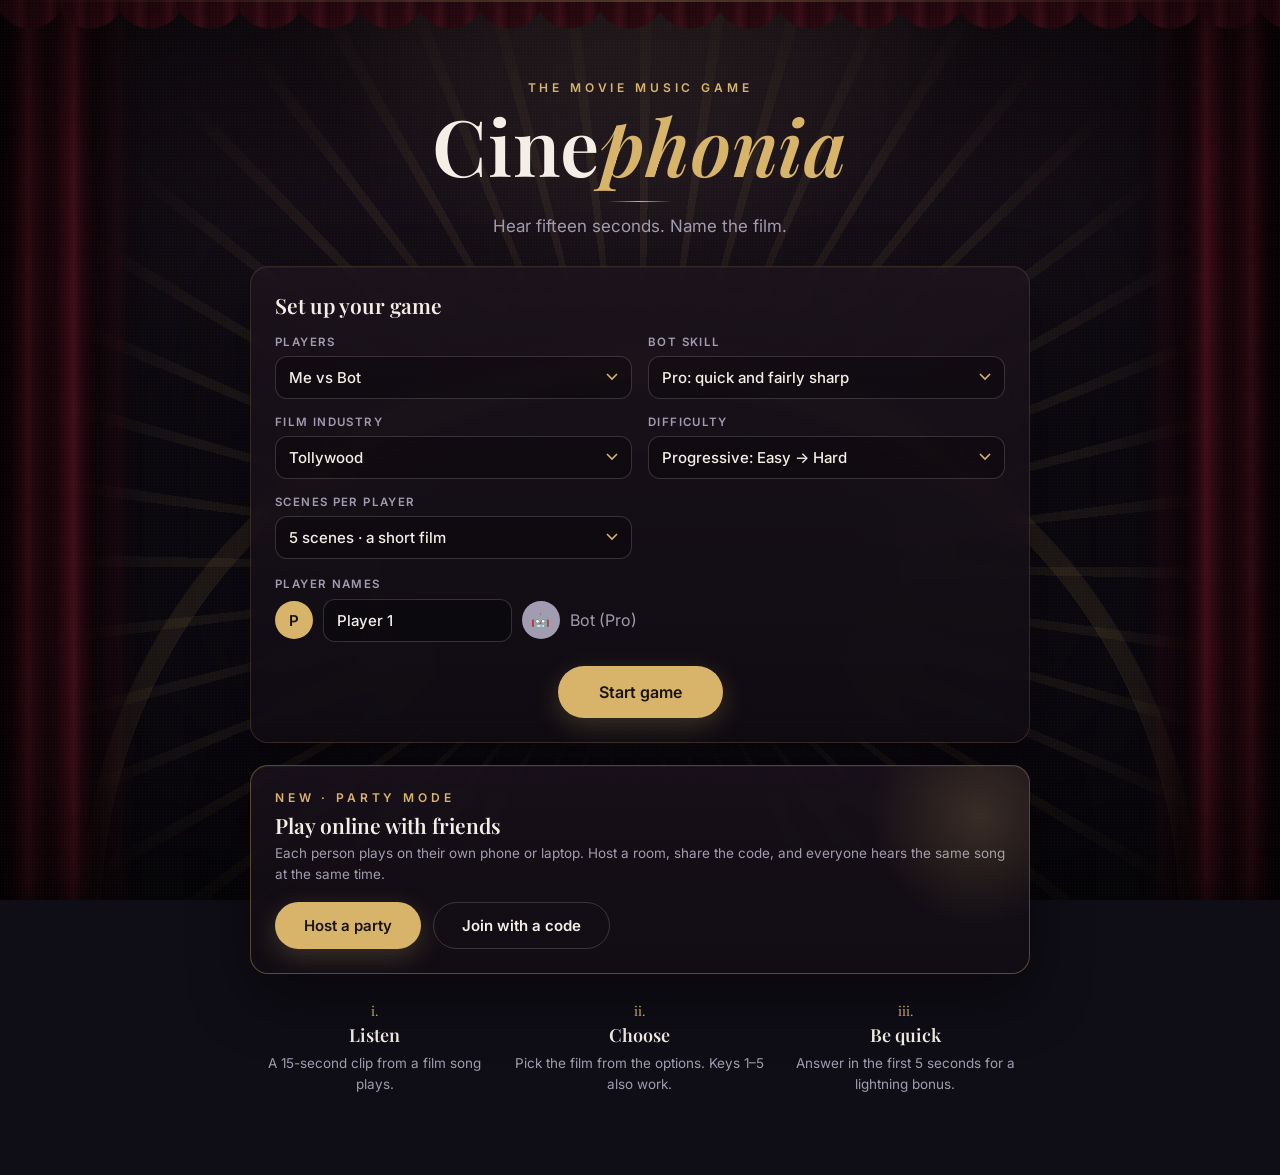
<file: index.html>
<!DOCTYPE html>
<html lang="en">
<head>
<meta charset="UTF-8">
<meta name="viewport" content="width=device-width, initial-scale=1">
<title>Cinephonia – Guess the Film by Its Music</title>
<meta name="description" content="An elegant movie-music guessing game: Tollywood, Bollywood and Hollywood songs, play with friends or against a bot.">
<link rel="preconnect" href="https://fonts.googleapis.com">
<link href="https://fonts.googleapis.com/css2?family=Inter:wght@400;500;600&family=Playfair+Display:ital,wght@0,600;1,600&display=swap" rel="stylesheet">
<link rel="stylesheet" href="css/style.css">
</head>
<body>
<canvas id="confetti"></canvas>
<main class="app">

  <!-- HOME + SETUP -->
  <section id="home" class="screen active">
    <div class="hero">
      <div class="kicker">The movie music game</div>
      <h1 class="logo">Cine<em>phonia</em></h1>
      <div class="rule"></div>
      <p class="tagline">Hear fifteen seconds. Name the film.</p>
    </div>

    <div class="card">
      <h3>Set up your game</h3>
      <div class="form g2">
        <label class="fl">Players
          <select id="mode">
            <option value="1">Solo</option>
            <option value="bot">Me vs Bot</option>
            <option value="2">2 players</option>
            <option value="3">3 players</option>
            <option value="4">4 players</option>
            <option value="5">5 players</option>
            <option value="6">6 players</option>
          </select>
        </label>
        <label class="fl" id="botWrap">Bot skill
          <select id="botLevel">
            <option value="rookie">Rookie: slow, often wrong</option>
            <option value="pro">Pro: quick and fairly sharp</option>
            <option value="maestro">Maestro: lightning fast</option>
          </select>
        </label>
        <label class="fl">Film industry <select id="industry"></select></label>
        <label class="fl">Difficulty
          <select id="difficulty">
            <option value="easy">Easy: 3 choices</option>
            <option value="medium">Medium: 4 choices</option>
            <option value="hard">Hard: 5 choices</option>
            <option value="progressive">Progressive: Easy → Hard</option>
          </select>
        </label>
        <label class="fl">Scenes per player
          <select id="rounds">
            <option value="3">3 scenes · a quick trailer</option>
            <option value="5">5 scenes · a short film</option>
            <option value="7">7 scenes · a feature</option>
            <option value="10">10 scenes · the director's cut</option>
          </select>
        </label>
      </div>
      <div style="margin-top:18px">
        <span class="fl">Player names</span>
        <div class="names" id="names" style="margin-top:8px"></div>
      </div>
      <div class="actions"><button class="btn primary big" id="startBtn">Start game</button></div>
    </div>

    <div class="card party-cta">
      <div>
        <div class="kicker">New · Party mode</div>
        <h3 style="margin:6px 0 4px">Play online with friends</h3>
        <p class="hint" style="margin:0">Each person plays on their own phone or laptop. Host a room, share the code, and everyone hears the same song at the same time.</p>
      </div>
      <div class="row" style="justify-content:flex-start;margin-top:16px">
        <button class="btn primary" id="hostBtn">Host a party</button>
        <button class="btn ghost" id="joinBtn">Join with a code</button>
      </div>
    </div>

    <div class="steps">
      <div><i>i.</i><b>Listen</b>A 15-second clip from a film song plays.</div>
      <div><i>ii.</i><b>Choose</b>Pick the film from the options. Keys 1–5 also work.</div>
      <div><i>iii.</i><b>Be quick</b>Answer in the first 5 seconds for a lightning bonus.</div>
    </div>
  </section>

  <!-- TURN -->
  <section id="turn" class="screen">
    <div class="card turnbox">
      <div class="av" id="tAvatar">P</div>
      <h2 id="tName">Player 1</h2>
      <p id="tInfo"></p>
      <p id="tHint"></p>
      <div class="actions"><button class="btn primary big" id="readyBtn">I'm ready</button></div>
    </div>
    <div class="board" id="tBoard"></div>
  </section>

  <!-- PARTY: host / join -->
  <section id="party" class="screen">
    <div class="hero"><div class="kicker">Party mode</div><h2 class="logo sm">Join the <em>show</em></h2><div class="rule"></div></div>
    <div class="card">
      <label class="fl">Your name<input id="pName" maxlength="18" placeholder="e.g. Surya"></label>
      <div id="joinBox" style="margin-top:18px">
        <span class="fl">Room code</span>
        <div class="codein" id="codeIn">
          <input maxlength="1" inputmode="text" autocomplete="off"><input maxlength="1" autocomplete="off"><input maxlength="1" autocomplete="off"><input maxlength="1" autocomplete="off"><input maxlength="1" autocomplete="off">
        </div>
      </div>
      <div class="actions"><button class="btn ghost" data-go="home">Back</button><button class="btn primary big" id="partyGo">Join party</button></div>
      <p class="hint txt-center" id="partyMsg"></p>
    </div>
  </section>

  <!-- LOBBY -->
  <section id="lobby" class="screen">
    <div class="ticket">
      <div class="ticket-main">
        <div class="kicker">Admit all · Room code</div>
        <div class="tiles" id="codeTiles"></div>
        <div class="row" style="justify-content:center;margin-top:16px">
          <button class="btn ghost sm" id="copyCode">Copy code</button>
          <button class="btn ghost sm" id="copyLink">Copy invite link</button>
        </div>
        <p class="hint txt-center" id="lobbyHint"></p>
      </div>
      <div class="ticket-stub"><span>CINEPHONIA</span><span id="stubCount">1 / 8</span></div>
    </div>
    <div class="card">
      <h3>In the audience <small id="lobbyCount"></small></h3>
      <div class="guests" id="guests"></div>
    </div>
    <div class="card" id="hostSettings">
      <h3>Tonight's programme</h3>
      <div class="form g2">
        <label class="fl">Film industry <select id="pIndustry"></select></label>
        <label class="fl">Difficulty
          <select id="pDifficulty">
            <option value="easy">Easy: 3 choices</option>
            <option value="medium">Medium: 4 choices</option>
            <option value="hard">Hard: 5 choices</option>
            <option value="progressive">Progressive: Easy → Hard</option>
          </select></label>
        <label class="fl">Scenes
          <select id="pScenes">
            <option value="5">5 scenes · a short film</option>
            <option value="8">8 scenes · a feature</option>
            <option value="12">12 scenes · the director's cut</option>
          </select></label>
      </div>
      <div class="actions"><button class="btn primary big" id="pStart">Roll the film</button></div>
    </div>
    <div class="card txt-center" id="guestWait"><p class="waiting">Waiting for the host to roll the film<span>.</span><span>.</span><span>.</span></p><p class="hint" id="guestProg"></p></div>
    <div class="actions"><button class="btn ghost" id="leaveBtn">Leave party</button></div>
  </section>

  <!-- GAME -->
  <section id="game" class="screen">
    <div class="ghead">
      <div class="info"><span><b id="gPlayer"></b></span><span id="gRound"></span><span class="badge" id="gDiff"></span></div>
      <button class="btn ghost sm" id="quitBtn">Quit</button>
    </div>
    <div class="board" id="board"></div>
    <div class="stage" id="stage">
      <canvas id="viz" width="600" height="600"></canvas>
      <svg viewBox="0 0 240 240" class="ring" id="ring">
        <circle cx="120" cy="120" r="92" class="track"/><circle cx="120" cy="120" r="92" class="zone"/><circle cx="120" cy="120" r="92" class="prog" id="prog"/>
      </svg>
      <div class="center"><div class="secs" id="secs">15</div><div class="status" id="status">Ready</div></div>
      <div id="floaty"></div>
    </div>
    <div class="zonetag" id="zonetag"></div>
    <div class="bottag" id="bottag"></div>
    <div class="opts" id="opts"></div>
    <div class="feedback" id="feedback"></div>
    <div class="botline" id="botline"></div>
    <div class="partyres" id="partyres"></div>
    <div class="ytbox" id="ytBox" hidden>
      <div id="ytPlayer"></div>
      <div class="veil"><div><b>Listening…</b>The video is revealed after you answer.</div></div>
    </div>
    <div class="actions"><button class="btn primary" id="nextBtn" hidden>Next</button></div>
  </section>

  <!-- RESULTS -->
  <section id="results" class="screen">
    <div class="hero">
      <div class="kicker">Final curtain</div>
      <div class="winner" id="winner"></div>
      <div class="podium" id="podium"></div>
    </div>
    <div class="card"><h3>Scoreboard <small id="bestLine"></small></h3><table class="rank" id="ranking"></table></div>
    <div class="card"><h3>Every round</h3><div class="review" id="review"></div></div>
    <div class="actions"><button class="btn primary" id="rematchBtn">Rematch</button><button class="btn ghost" data-go="home">Change setup</button></div>
  </section>
</main>

<!-- Lightning celebration -->
<div id="celebrate" class="celebrate" hidden>
  <div class="cel-inner">
    <div class="cel-title">Lightning guess!</div>
    <div class="cel-stage">
      <video id="celVideo" playsinline hidden></video>
      <svg id="celSvg" class="popcorn" viewBox="0 0 220 270" aria-label="Dancing popcorn">
        <defs><clipPath id="bk"><path d="M48 98 H172 L156 230 H64 Z"/></clipPath></defs>
        <g class="pc">
          <circle class="fly f1" cx="70" cy="45" r="9" style="--x:-40px"/>
          <circle class="fly f2" cx="150" cy="45" r="8" style="--x:40px"/>
          <circle class="fly f3" cx="110" cy="30" r="7" style="--x:6px"/>
          <g class="arm-l"><path class="arm" d="M56 145 Q32 136 24 110"/><circle class="glove" cx="23" cy="104" r="11"/></g>
          <g class="arm-r"><path class="arm" d="M164 145 Q188 136 196 110"/><circle class="glove" cx="197" cy="104" r="11"/></g>
          <g class="leg-l"><path class="leg" d="M86 226 L80 250"/><ellipse class="shoe" cx="74" cy="254" rx="15" ry="7"/></g>
          <g class="leg-r"><path class="leg" d="M134 226 L140 250"/><ellipse class="shoe" cx="146" cy="254" rx="15" ry="7"/></g>
          <g><circle class="kern" cx="66" cy="84" r="20"/><circle class="kern" cx="96" cy="66" r="24"/><circle class="kern" cx="128" cy="68" r="23"/><circle class="kern" cx="156" cy="86" r="19"/>
            <circle class="kern" cx="82" cy="92" r="18"/><circle class="kern" cx="112" cy="88" r="20"/><circle class="kern" cx="140" cy="94" r="17"/></g>
          <path d="M48 98 H172 L156 230 H64 Z" fill="#f6f1e6"/>
          <g clip-path="url(#bk)" fill="#c9576b"><rect x="56" y="98" width="17" height="140"/><rect x="90" y="98" width="17" height="140"/><rect x="124" y="98" width="17" height="140"/><rect x="158" y="98" width="17" height="140"/></g>
          <rect x="42" y="90" width="136" height="14" rx="7" fill="#d8b46a"/>
          <g class="shades"><rect x="68" y="122" width="36" height="22" rx="9" fill="#15121c"/><rect x="116" y="122" width="36" height="22" rx="9" fill="#15121c"/><path d="M104 130 H116" stroke="#15121c" stroke-width="4"/>
            <path d="M74 128 L84 128" stroke="#ffffffaa" stroke-width="3" stroke-linecap="round"/><path d="M122 128 L132 128" stroke="#ffffffaa" stroke-width="3" stroke-linecap="round"/></g>
          <circle cx="72" cy="160" r="7" fill="#f2a7b5" opacity=".8"/><circle cx="148" cy="160" r="7" fill="#f2a7b5" opacity=".8"/>
          <g class="mouth"><path d="M86 160 Q110 196 134 160 Z" fill="#3a0b16"/><path d="M98 176 Q110 186 122 176 Q110 170 98 176Z" fill="#e58a9b"/></g>
        </g>
      </svg>
    </div>
    <div class="cel-line" id="celLine"></div>
    <div class="cel-pts" id="celPts"></div>
    <small>tap anywhere to continue</small>
  </div>
</div>
<div id="countdown" class="countdown" hidden><div class="cd-num" id="cdNum">3</div><div class="cd-sub" id="cdSub">Scene 1</div></div>
<div id="toast"></div>
<script src="js/common.js"></script>
<script src="js/game.js"></script>
<script src="js/party.js"></script>
</body>
</html>
</file>
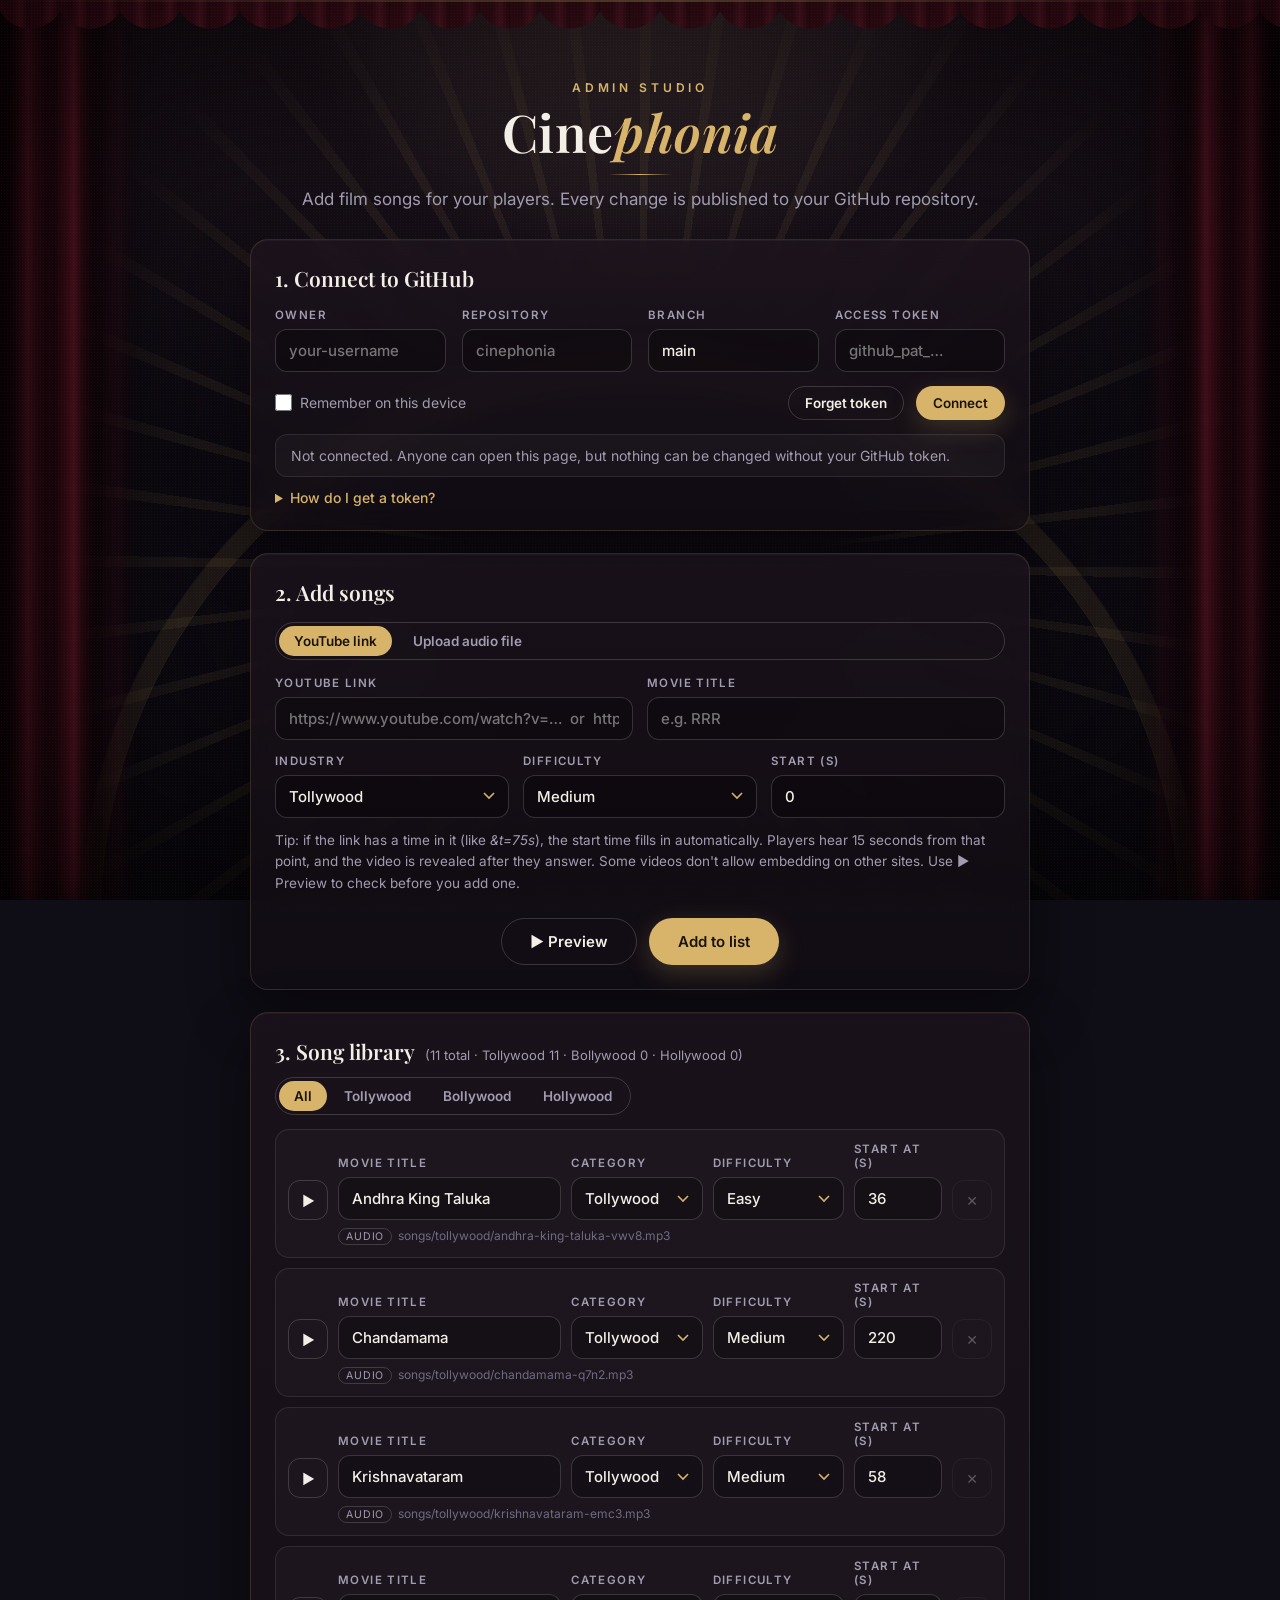
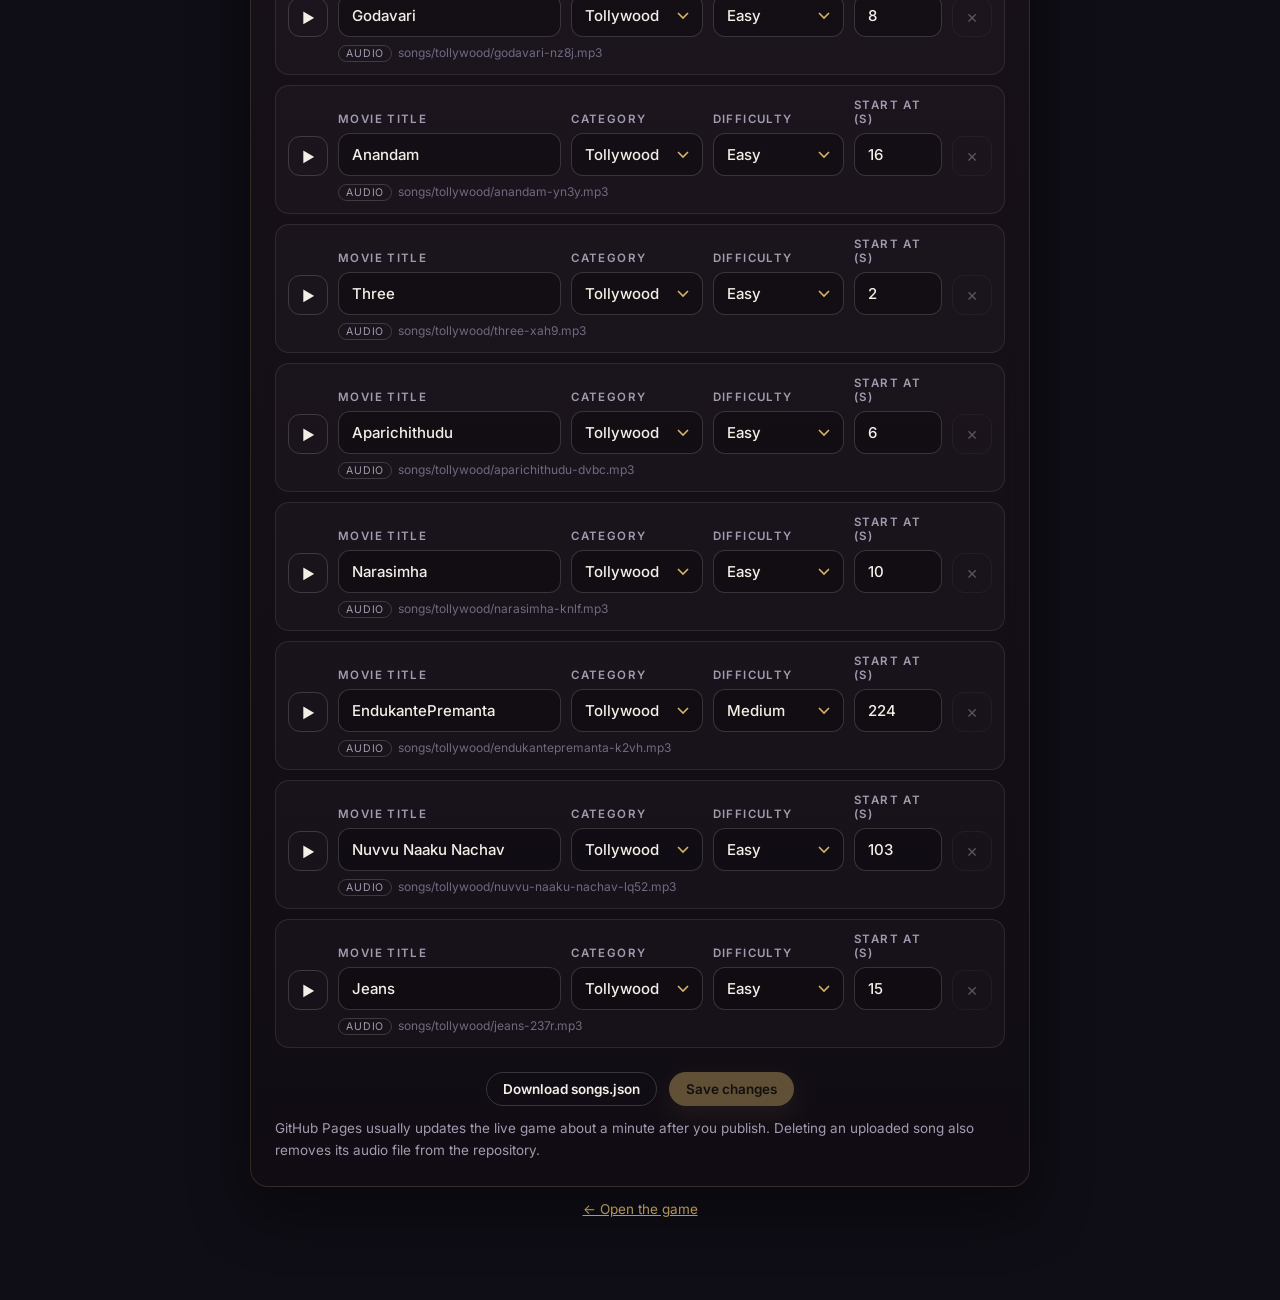
<file: admin.html>
<!DOCTYPE html>
<html lang="en">
<head>
<meta charset="UTF-8">
<meta name="viewport" content="width=device-width, initial-scale=1">
<meta name="robots" content="noindex,nofollow">
<title>Cinephonia – Admin Studio</title>
<link rel="preconnect" href="https://fonts.googleapis.com">
<link href="https://fonts.googleapis.com/css2?family=Inter:wght@400;500;600&family=Playfair+Display:ital,wght@0,600;1,600&display=swap" rel="stylesheet">
<link rel="stylesheet" href="css/style.css">
</head>
<body>
<main class="app">
  <div class="hero">
    <div class="kicker">Admin studio</div>
    <h1 class="logo sm">Cine<em>phonia</em></h1>
    <div class="rule"></div>
    <p class="tagline">Add film songs for your players. Every change is published to your GitHub repository.</p>
  </div>

  <section class="card">
    <h3>1. Connect to GitHub</h3>
    <div class="form g4">
      <label>Owner<input id="ghOwner" placeholder="your-username" autocomplete="off"></label>
      <label>Repository<input id="ghRepo" placeholder="cinephonia" autocomplete="off"></label>
      <label>Branch<input id="ghBranch" value="main" autocomplete="off"></label>
      <label>Access token<input id="ghToken" type="password" placeholder="github_pat_…" autocomplete="off"></label>
    </div>
    <div class="row" style="margin-top:14px">
      <label class="chk"><input type="checkbox" id="remember"> Remember on this device</label>
      <div class="row"><button class="btn ghost sm" id="forgetBtn">Forget token</button><button class="btn primary sm" id="connectBtn">Connect</button></div>
    </div>
    <div class="ghstatus" id="ghStatus">Not connected. Anyone can open this page, but nothing can be changed without your GitHub token.</div>
    <details class="help"><summary>How do I get a token?</summary>
      <ol>
        <li>On GitHub open <b>Settings → Developer settings → Personal access tokens → Fine-grained tokens</b> and click <b>Generate new token</b>.</li>
        <li>Under <b>Repository access</b> choose <b>Only select repositories</b> and pick this game's repository.</li>
        <li>Under <b>Permissions → Repository permissions</b> set <b>Contents</b> to <b>Read and write</b>.</li>
        <li>Generate it, copy it and paste it above. Never share it or put it in the repository.</li>
      </ol>
    </details>
  </section>

  <section class="card">
    <h3>2. Add songs</h3>
    <div class="tabs seg" id="addTabs"><button data-t="yt" class="on">YouTube link</button><button data-t="file">Upload audio file</button></div>

    <div id="tab-yt">
      <div class="ytform">
        <label class="fl wide">YouTube link<input id="ytUrl" type="url" placeholder="https://www.youtube.com/watch?v=…  or  https://youtu.be/…"></label>
        <label class="fl wide">Movie title<input id="ytTitle" maxlength="80" placeholder="e.g. RRR"></label>
        <label class="fl">Industry<select id="ytCat"></select></label>
        <label class="fl">Difficulty<select id="ytDiff"></select></label>
        <label class="fl">Start (s)<input id="ytStart" type="number" min="0" step="1" value="0"></label>
      </div>
      <p class="hint">Tip: if the link has a time in it (like <i>&amp;t=75s</i>), the start time fills in automatically. Players hear 15 seconds from that point, and the video is revealed after they answer. Some videos don't allow embedding on other sites. Use ▶ Preview to check before you add one.</p>
      <div class="actions"><button class="btn ghost" id="ytPrevBtn">▶ Preview</button><button class="btn primary" id="ytAddBtn">Add &amp; publish</button></div>
    </div>

    <div id="tab-file" hidden>
      <label class="drop" id="drop">
        <input type="file" id="file" accept="audio/*,.mp3,.wav,.m4a,.ogg,.aac" multiple hidden>
        <b>Drop song files here or click to choose</b>
        <small>MP3, M4A, WAV or OGG, ideally short clips under 10 MB. The file name becomes the movie title (e.g. <i>RRR.mp3</i> → “RRR”).</small>
      </label>
      <div id="queue" class="clips"></div>
      <div class="progress" id="prog" hidden><i></i></div>
      <div class="actions"><button class="btn primary" id="uploadBtn" disabled>Upload &amp; publish</button></div>
    </div>
  </section>

  <section class="card">
    <div class="row"><h3 style="margin:0">3. Song library <small id="libCount"></small></h3>
      <div class="seg" id="libFilter"><button data-f="all" class="on">All</button><button data-f="tollywood">Tollywood</button><button data-f="bollywood">Bollywood</button><button data-f="hollywood">Hollywood</button></div></div>
    <div id="library" class="clips"></div>
    <div class="actions"><button class="btn ghost sm" id="dlBtn">Download songs.json</button><button class="btn primary sm" id="saveBtn" disabled>Save changes</button></div>
    <p class="hint">GitHub Pages usually updates the live game about a minute after you publish. Deleting an uploaded song also removes its audio file from the repository.</p>
  </section>
  <p class="hint txt-center"><a href="./">← Open the game</a></p>
</main>
<div class="ytpreview" id="ytPreview" hidden><button id="ytPrevClose" title="Close">✕</button><div id="ytPrev"></div></div>
<div id="toast"></div>
<script src="js/common.js"></script>
<script src="js/admin.js"></script>
</body>
</html>
</file>
<file: css/style.css>
/* Cinephonia – minimal, elegant theme */
:root{
  --bg:#0f0d15;--ink:#f3efe6;--muted:#a19cb0;--faint:#6f6a80;
  --gold:#d8b46a;--gold-2:#f0d9a4;--rose:#e58a9b;
  --card:rgba(255,255,255,.035);--card-2:rgba(255,255,255,.06);--line:rgba(255,255,255,.09);--line-2:rgba(255,255,255,.16);
  --good:#7fd6a8;--bad:#e8798b;--radius:18px;
  --serif:'Playfair Display',Georgia,serif;--sans:'Inter',system-ui,-apple-system,sans-serif;
}
*{box-sizing:border-box;margin:0;padding:0}
html,body{min-height:100%}
body{font-family:var(--sans);color:var(--ink);background:var(--bg);overflow-x:hidden;-webkit-font-smoothing:antialiased}
button,input,select{font-family:inherit}
a{color:var(--gold)}

/* ---------- Classy theatre background: velvet curtains, gold sunburst, soft spotlight ---------- */
#bg{position:fixed;inset:0;z-index:0;pointer-events:none;overflow:hidden;
  background:radial-gradient(1200px 640px at 50% -18%,#3a2130 0%,#1a1119 45%,#0c0910 100%)}
#bg .spot{position:absolute;left:50%;top:-10vh;width:110vw;height:95vh;transform:translateX(-50%);
  background:radial-gradient(ellipse 34% 60% at 50% 0%,rgba(255,228,180,.13),rgba(255,228,180,.04) 55%,transparent 75%);animation:breathe 9s ease-in-out infinite}
@keyframes breathe{50%{opacity:.65}}
#bg .sunburst{position:absolute;left:50%;bottom:-38vh;width:150vh;height:150vh;transform:translateX(-50%);border-radius:50%;
  background:repeating-conic-gradient(from 0deg,rgba(216,180,106,.075) 0deg 1.2deg,transparent 1.2deg 7.5deg);
  -webkit-mask:radial-gradient(circle,transparent 18%,#000 30%,#000 48%,transparent 70%);mask:radial-gradient(circle,transparent 18%,#000 30%,#000 48%,transparent 70%);
  animation:turn 240s linear infinite}
@keyframes turn{to{transform:translateX(-50%) rotate(360deg)}}
#bg .arc{position:absolute;left:50%;bottom:-62vh;width:120vh;height:120vh;transform:translateX(-50%);border-radius:50%;border:1px solid rgba(216,180,106,.14);box-shadow:0 0 0 18px rgba(216,180,106,.025),0 0 0 19px rgba(216,180,106,.08)}
#bg .curtain{position:absolute;top:0;bottom:0;width:clamp(56px,11vw,190px);
  background:linear-gradient(90deg,rgba(0,0,0,.55),transparent 40%,rgba(0,0,0,.35) 70%,transparent),
    repeating-linear-gradient(90deg,#2a0812 0 10px,#5a1324 22px,#7a1d31 28px,#4a0f1d 36px,#2a0812 46px);
  box-shadow:inset -30px 0 40px rgba(0,0,0,.6);transform-origin:top;animation:sway 11s ease-in-out infinite alternate;opacity:.9}
#bg .curtain.l{left:0;-webkit-mask:linear-gradient(90deg,#000 55%,transparent);mask:linear-gradient(90deg,#000 55%,transparent)}
#bg .curtain.r{right:0;transform:scaleX(-1);-webkit-mask:linear-gradient(90deg,#000 55%,transparent);mask:linear-gradient(90deg,#000 55%,transparent);animation-name:swayR}
@keyframes sway{to{transform:skewX(.8deg)}}
@keyframes swayR{from{transform:scaleX(-1)}to{transform:scaleX(-1) skewX(.8deg)}}
#bg .valance{position:absolute;left:0;right:0;top:0;height:34px;
  background:repeating-linear-gradient(90deg,#4a0f1d 0 12px,#6e1a2d 20px,#3a0b16 30px);
  -webkit-mask:radial-gradient(circle at 30px -6px,#000 34px,transparent 35px) 0 0/60px 40px repeat-x;mask:radial-gradient(circle at 30px -6px,#000 34px,transparent 35px) 0 0/60px 40px repeat-x;opacity:.95}
#bg .trim{position:absolute;left:0;right:0;top:0;height:2px;background:linear-gradient(90deg,transparent,#d8b46a,transparent);opacity:.6}
#bg .dust{position:absolute;bottom:-10px;width:3px;height:3px;border-radius:50%;background:#f0d9a4;box-shadow:0 0 8px #f0d9a4;opacity:0;animation:float linear infinite}
@keyframes float{0%{transform:translate(0,0);opacity:0}15%{opacity:.7}100%{transform:translate(var(--dx),-100vh);opacity:0}}
#bg .vignette{position:absolute;inset:0;box-shadow:inset 0 0 220px 60px rgba(0,0,0,.75)}
#bg .grain{position:absolute;inset:0;opacity:.03;background-image:radial-gradient(#fff 1px,transparent 1px);background-size:3px 3px}

/* ---------- Layout ---------- */
.app{position:relative;z-index:1;max-width:820px;margin:0 auto;padding:56px 20px 80px}
.screen{display:none;animation:fade .4s ease}
.screen.active{display:block}
@keyframes fade{from{opacity:0;transform:translateY(8px)}to{opacity:1;transform:none}}
.hero{text-align:center;padding:24px 0 8px}
.kicker{font-size:12px;letter-spacing:.32em;text-transform:uppercase;color:var(--gold);font-weight:600}
.logo{font-family:var(--serif);font-weight:600;font-size:clamp(46px,9vw,78px);letter-spacing:.01em;line-height:1.05;margin:10px 0 6px;color:var(--ink)}
.logo em{font-style:italic;color:var(--gold)}
.logo.sm{font-size:clamp(36px,6vw,52px)}
.rule{width:64px;height:1px;background:linear-gradient(90deg,transparent,var(--gold),transparent);margin:14px auto}
.tagline{color:var(--muted);font-size:clamp(15px,2vw,17px)}
.card{margin-top:22px;padding:24px;border-radius:var(--radius);background:linear-gradient(180deg,rgba(30,20,30,.72),rgba(18,13,20,.72));border:1px solid rgba(216,180,106,.16);backdrop-filter:blur(14px);box-shadow:0 24px 60px rgba(0,0,0,.35),inset 0 1px 0 rgba(255,255,255,.04)}
.card h3{font-family:var(--serif);font-weight:600;font-size:21px;margin-bottom:16px;display:flex;align-items:baseline;gap:10px;flex-wrap:wrap}
.card h3 small{font-family:var(--sans);color:var(--muted);font-weight:400;font-size:13px}
.row{display:flex;justify-content:space-between;align-items:center;flex-wrap:wrap;gap:12px}
.hint{color:var(--muted);font-size:13.5px;margin-top:12px;line-height:1.6}
.txt-center{text-align:center}
.top{display:flex;align-items:center;gap:14px;margin-bottom:6px}

/* ---------- Form ---------- */
.form{display:grid;gap:16px}
.form.g2{grid-template-columns:1fr 1fr}
.form.g4{grid-template-columns:repeat(4,1fr)}
.fl,.form label{display:block;font-size:11.5px;color:var(--muted);text-transform:uppercase;letter-spacing:.12em;font-weight:600}
.fl input,.fl select,.form label input,.form label select{margin-top:7px;text-transform:none;letter-spacing:0}
input[type=text],input[type=number],input[type=password],input[type=url],input:not([type]),select{
  width:100%;background:rgba(0,0,0,.28);border:1px solid var(--line-2);color:var(--ink);border-radius:12px;padding:11px 13px;font-size:15px;font-weight:500;transition:border-color .15s}
select{appearance:none;-webkit-appearance:none;cursor:pointer;padding-right:36px;
  background-image:url("data:image/svg+xml,%3Csvg xmlns='http://www.w3.org/2000/svg' width='12' height='8' viewBox='0 0 12 8'%3E%3Cpath d='M1 1l5 5 5-5' stroke='%23d8b46a' stroke-width='1.6' fill='none'/%3E%3C/svg%3E");
  background-repeat:no-repeat;background-position:right 13px center}
select option{background:#1a1622;color:var(--ink)}
input:focus,select:focus{outline:none;border-color:var(--gold)}
.names{display:grid;grid-template-columns:repeat(auto-fill,minmax(180px,1fr));gap:10px}
.nm{display:flex;align-items:center;gap:10px}
.chk{display:flex;align-items:center;gap:8px;color:var(--muted);font-size:14px;cursor:pointer}
.chk input{width:17px;height:17px;accent-color:var(--gold)}

/* ---------- Buttons ---------- */
.actions{display:flex;gap:12px;justify-content:center;flex-wrap:wrap;margin-top:24px}
.btn{border:1px solid transparent;cursor:pointer;font-weight:600;border-radius:999px;padding:13px 28px;font-size:15px;transition:.2s;color:var(--ink)}
.btn:disabled{opacity:.4;cursor:not-allowed}
.btn.primary{background:var(--gold);color:#1a1408;box-shadow:0 8px 26px rgba(216,180,106,.22)}
.btn.primary:hover:not(:disabled){background:var(--gold-2);transform:translateY(-1px)}
.btn.big{font-size:16px;padding:15px 40px}
.btn.ghost{background:transparent;border-color:var(--line-2)}
.btn.ghost:hover:not(:disabled){border-color:var(--gold);color:var(--gold-2)}
.btn.sm{padding:8px 16px;font-size:13.5px}
.ic{flex:none;width:40px;height:40px;border-radius:12px;border:1px solid var(--line-2);background:transparent;color:var(--ink);cursor:pointer;font-size:14px;transition:.15s}
.ic:disabled{opacity:.3;cursor:not-allowed}
.ic.pv.on,.ic.pv:hover:not(:disabled){background:var(--gold);color:#1a1408;border-color:var(--gold)}
.ic.del:hover:not(:disabled),.ic.del.arm{background:var(--bad);border-color:var(--bad);color:#1a0b10}
.seg{display:inline-flex;flex-wrap:wrap;border:1px solid var(--line-2);border-radius:999px;padding:3px;gap:2px}
.seg button{border:0;background:none;color:var(--muted);font-weight:600;padding:7px 15px;border-radius:999px;cursor:pointer;font-size:13.5px}
.seg button.on{background:var(--gold);color:#1a1408}
.badge{display:inline-block;padding:3px 11px;border-radius:999px;font-size:12.5px;font-weight:600;border:1px solid var(--line-2);color:var(--muted)}
.badge.easy{color:var(--good);border-color:rgba(127,214,168,.35)}
.badge.medium{color:var(--gold-2);border-color:rgba(216,180,106,.4)}
.badge.hard{color:var(--bad);border-color:rgba(232,121,139,.4)}
#toast{position:fixed;left:50%;bottom:40px;transform:translateX(-50%) translateY(16px);background:#1c1826;border:1px solid var(--line-2);padding:12px 20px;border-radius:14px;z-index:30;opacity:0;transition:.3s;pointer-events:none;font-size:14px;max-width:90vw;text-align:center}
#toast.show{opacity:1;transform:translateX(-50%)}
#confetti{position:fixed;inset:0;z-index:25;pointer-events:none}

/* ---------- Home ---------- */
.steps{display:grid;grid-template-columns:repeat(3,1fr);gap:16px;margin-top:26px}
.steps div{text-align:center;color:var(--muted);font-size:13.5px;line-height:1.55}
.steps b{display:block;font-family:var(--serif);font-size:18px;color:var(--ink);font-weight:600;margin-bottom:3px}
.steps i{font-style:normal;color:var(--gold);font-family:var(--serif)}

/* ---------- Avatars & scoreboard ---------- */
.av{flex:none;width:38px;height:38px;border-radius:50%;display:grid;place-items:center;font-weight:600;font-size:15px;color:#15121c;background:var(--c,var(--gold))}
.board{display:flex;flex-wrap:wrap;gap:8px;justify-content:center;margin-top:14px}
.chip{display:flex;align-items:center;gap:8px;padding:5px 14px 5px 5px;border-radius:999px;border:1px solid var(--line);font-size:13.5px;color:var(--muted);transition:.2s}
.chip .av{width:26px;height:26px;font-size:12px}
.chip b{color:var(--ink);font-weight:600}
.chip.on{border-color:var(--c);color:var(--ink)}

/* ---------- Turn ---------- */
.turnbox{text-align:center;padding:40px 24px}
.turnbox .av{width:88px;height:88px;font-size:38px;margin:0 auto 18px}
.turnbox h2{font-family:var(--serif);font-weight:600;font-size:clamp(34px,6vw,48px)}
.turnbox p{color:var(--muted);margin-top:8px}

/* ---------- Game ---------- */
.ghead{display:flex;justify-content:space-between;align-items:center;gap:10px;flex-wrap:wrap}
.ghead .info{display:flex;gap:12px;align-items:center;flex-wrap:wrap;color:var(--muted);font-size:14px}
.ghead .info b{color:var(--ink);font-weight:600}
.stage{position:relative;width:300px;height:300px;margin:18px auto 4px;max-width:82vw;max-height:82vw}
#viz{position:absolute;inset:0;width:100%;height:100%}
.ring{position:absolute;inset:12.5%;width:75%;height:75%;transform:rotate(-90deg)}
.ring circle{fill:none;stroke-width:4}
.ring .track{stroke:rgba(255,255,255,.08)}
.ring .zone{stroke:rgba(216,180,106,.28);stroke-dasharray:192.68 578.05;stroke-width:10}
.ring .prog{stroke:var(--gold);stroke-linecap:round;stroke-dasharray:578.05;stroke-dashoffset:0}
.ring.low .prog{stroke:var(--bad)}
.center{position:absolute;inset:0;display:flex;flex-direction:column;align-items:center;justify-content:center;pointer-events:none}
.secs{font-family:var(--serif);font-size:58px;line-height:1;font-weight:600}
.status{font-size:11px;letter-spacing:.24em;text-transform:uppercase;color:var(--muted);margin-top:6px}
.zonetag{text-align:center;font-size:14px;color:var(--gold);min-height:22px}
.zonetag.off{color:var(--faint)}
.bottag{text-align:center;font-size:13.5px;color:var(--muted);min-height:20px;margin-top:2px}
.bottag.on{color:var(--ink)}
#floaty{position:absolute;left:50%;top:28%;pointer-events:none}
.pts{position:absolute;transform:translateX(-50%);font-family:var(--serif);font-size:40px;font-weight:600;color:var(--gold-2);animation:floatUp 1.3s ease-out forwards;white-space:nowrap}
@keyframes floatUp{from{opacity:0;transform:translate(-50%,16px)}20%{opacity:1;transform:translate(-50%,0)}to{opacity:0;transform:translate(-50%,-60px)}}
.opts{display:grid;grid-template-columns:1fr 1fr;gap:10px;margin-top:12px}
.opts.n3 .opt:last-child,.opts.n5 .opt:last-child{grid-column:1/-1}
.opt{position:relative;display:flex;align-items:center;gap:14px;padding:15px 18px;border-radius:14px;background:var(--card);border:1px solid var(--line);color:var(--ink);font-weight:500;font-size:15.5px;text-align:left;cursor:pointer;transition:.15s}
.opt .k{flex:none;width:28px;height:28px;border-radius:50%;display:grid;place-items:center;border:1px solid var(--line-2);font-size:12.5px;font-weight:600;color:var(--muted)}
.opt:hover:not(:disabled){border-color:var(--gold);background:var(--card-2)}
.opt:disabled{cursor:default}
.opt.wait{opacity:.5}
.opt.good{border-color:var(--good);background:rgba(127,214,168,.1)}
.opt.good .k{background:var(--good);border-color:var(--good);color:#0d2a1b}
.opt.bad{border-color:var(--bad);background:rgba(232,121,139,.1);animation:shake .35s}
.opt.dim{opacity:.38}
.opt .botpick{position:absolute;right:12px;font-size:12px;color:var(--muted);border:1px solid var(--line-2);border-radius:999px;padding:2px 9px}
@keyframes shake{25%{transform:translateX(-5px)}50%{transform:translateX(5px)}75%{transform:translateX(-2px)}}
.feedback{text-align:center;min-height:26px;margin-top:16px;font-weight:500;font-size:16px}
.feedback.ok{color:var(--good)}.feedback.no{color:var(--rose)}
.botline{text-align:center;color:var(--muted);font-size:14px;margin-top:4px;min-height:20px}
/* YouTube player: covered while guessing, revealed after the answer */
.ytbox{position:relative;width:356px;max-width:100%;aspect-ratio:16/9;margin:16px auto 0;border-radius:14px;overflow:hidden;border:1px solid var(--line)}
.ytbox[hidden]{display:none}
.ytbox iframe,.ytbox #ytPlayer{position:absolute;inset:0;width:100%!important;height:100%!important}
.ytbox .veil{position:absolute;inset:0;display:grid;place-items:center;text-align:center;padding:16px;background:linear-gradient(160deg,#1d1828,#14111c);color:var(--muted);font-size:14px;transition:opacity .5s}
.ytbox .veil b{display:block;font-family:var(--serif);color:var(--ink);font-size:18px;margin-bottom:4px}
.ytbox.revealed .veil{opacity:0;pointer-events:none}

/* ---------- Lightning celebration ---------- */
.celebrate{position:fixed;inset:0;z-index:20;display:grid;place-items:center;background:rgba(10,8,14,.88);backdrop-filter:blur(6px);cursor:pointer;animation:fade .25s ease}
.celebrate[hidden]{display:none}
.cel-inner{text-align:center;padding:20px;max-width:520px}
.cel-title{font-family:var(--serif);font-style:italic;font-weight:600;font-size:clamp(34px,7vw,54px);color:var(--gold)}
.cel-stage{position:relative;width:240px;height:270px;margin:6px auto}
.cel-stage video{width:100%;height:100%;object-fit:contain;border-radius:16px}
.popcorn{position:relative;width:100%;height:100%;overflow:visible}
.popcorn *{transform-box:view-box}
.popcorn .pc{transform-origin:110px 255px;animation:boogie .42s ease-in-out infinite alternate}
@keyframes boogie{from{transform:translateY(0) scale(1.03,.97) rotate(-6deg)}to{transform:translateY(-20px) scale(.97,1.04) rotate(6deg)}}
.popcorn .arm{fill:none;stroke:#f0d9a4;stroke-width:8;stroke-linecap:round}
.popcorn .glove{fill:#fff;stroke:#2a2236;stroke-width:2}
.popcorn .arm-l{transform-origin:56px 145px;animation:waveL .3s ease-in-out infinite alternate}
.popcorn .arm-r{transform-origin:164px 145px;animation:waveR .3s ease-in-out infinite alternate-reverse}
@keyframes waveL{from{transform:rotate(-35deg)}to{transform:rotate(25deg)}}
@keyframes waveR{from{transform:rotate(35deg)}to{transform:rotate(-25deg)}}
.popcorn .leg{fill:none;stroke:#f0d9a4;stroke-width:8;stroke-linecap:round}
.popcorn .shoe{fill:#e58a9b}
.popcorn .leg-l{transform-origin:86px 228px;animation:kick .42s ease-in-out infinite alternate}
.popcorn .leg-r{transform-origin:134px 228px;animation:kick .42s ease-in-out infinite alternate-reverse}
@keyframes kick{from{transform:rotate(-18deg)}to{transform:rotate(18deg)}}
.popcorn .kern,.popcorn .fly{fill:#fff6dc;stroke:#e6c27c;stroke-width:2}
.popcorn .fly{animation:popfly 1s ease-out infinite}
.popcorn .fly.f2{animation-delay:.33s}.popcorn .fly.f3{animation-delay:.66s}
@keyframes popfly{from{transform:translate(0,0);opacity:1}to{transform:translate(var(--x),-80px) rotate(200deg);opacity:0}}
.popcorn .shades{animation:shadeBob .42s ease-in-out infinite alternate}
@keyframes shadeBob{to{transform:translateY(-3px)}}
.popcorn .mouth{transform-origin:110px 170px;animation:laugh .21s ease-in-out infinite alternate}
@keyframes laugh{to{transform:scaleY(.6)}}
.cel-line{font-size:clamp(17px,3vw,21px);font-weight:500;margin-top:4px}
.cel-pts{font-family:var(--serif);font-size:38px;font-weight:600;color:var(--gold-2);margin-top:4px}
.cel-inner small{color:var(--faint)}

/* ---------- Results ---------- */
.winner{font-family:var(--serif);font-weight:600;font-size:clamp(36px,7vw,58px);margin-top:8px}
.podium{display:flex;justify-content:center;align-items:flex-end;gap:12px;margin-top:26px}
.pod{width:124px;text-align:center}
.pod .av{margin:0 auto 8px;width:48px;height:48px;font-size:19px}
.pod .nm{font-weight:600;overflow:hidden;text-overflow:ellipsis;white-space:nowrap}
.pod .sc{font-family:var(--serif);font-size:24px;color:var(--gold)}
.pod .blk{margin-top:8px;border-radius:12px 12px 0 0;display:grid;place-items:start center;padding-top:10px;font-family:var(--serif);font-size:24px;color:var(--muted);background:linear-gradient(180deg,rgba(255,255,255,.08),rgba(255,255,255,.01));border:1px solid var(--line);border-bottom:0}
.pod.p1 .blk{height:118px;color:var(--gold);background:linear-gradient(180deg,rgba(216,180,106,.22),rgba(216,180,106,.02))}
.pod.p2 .blk{height:84px}.pod.p3 .blk{height:60px}
table.rank{width:100%;border-collapse:collapse}
table.rank th,table.rank td{padding:12px 10px;text-align:left;border-bottom:1px solid var(--line);font-size:14.5px}
table.rank th{color:var(--faint);font-size:11px;text-transform:uppercase;letter-spacing:.12em;font-weight:600}
table.rank td.n{font-weight:600;display:flex;align-items:center;gap:10px}
table.rank .av{width:28px;height:28px;font-size:12px}
.review{display:flex;flex-direction:column;gap:6px}
.rv{display:flex;align-items:center;gap:12px;padding:10px 12px;border-radius:12px;background:rgba(255,255,255,.025);font-size:14px}
.rv .m{flex:none;width:24px;height:24px;border-radius:50%;display:grid;place-items:center;font-size:12px;border:1px solid}
.rv.ok .m{color:var(--good);border-color:var(--good)}.rv.no .m{color:var(--bad);border-color:var(--bad)}
.rv .tt{flex:1}.rv .tt small{color:var(--muted)}
.rv .pt{color:var(--gold);font-weight:600}

/* ---------- Admin ---------- */
.ghstatus{margin-top:14px;padding:12px 15px;border-radius:12px;background:rgba(255,255,255,.03);border:1px solid var(--line);font-size:14px;color:var(--muted)}
.ghstatus b{color:var(--ink)}
.ghstatus.ok{border-color:rgba(127,214,168,.4);color:var(--ink)}
.ghstatus.err{border-color:rgba(232,121,139,.45);color:var(--ink)}
details.help{margin-top:12px;color:var(--muted);font-size:14px}
details.help summary{cursor:pointer;color:var(--gold);font-weight:500}
details.help ol{margin:10px 0 0 20px;line-height:1.75}
.tabs{display:flex;gap:6px;margin-bottom:16px}
.drop{display:flex;flex-direction:column;align-items:center;gap:6px;text-align:center;padding:26px 20px;border:1px dashed rgba(216,180,106,.45);border-radius:14px;cursor:pointer;transition:.2s}
.drop:hover,.drop.over{background:rgba(216,180,106,.06);border-color:var(--gold)}
.drop b{font-weight:600}.drop small{color:var(--muted);max-width:560px;line-height:1.55}
.ytform{display:grid;grid-template-columns:repeat(6,1fr);gap:14px;align-items:end}
.ytform .wide{grid-column:span 3}.ytform .fl:not(.wide){grid-column:span 2}
.clips{display:flex;flex-direction:column;gap:10px;margin-top:14px}
.srow{display:grid;grid-template-columns:40px minmax(0,1.7fr) minmax(0,1fr) minmax(0,1fr) 88px 40px;gap:10px;align-items:end;padding:12px;border-radius:14px;background:rgba(255,255,255,.025);border:1px solid var(--line)}
.srow .fname{grid-column:2/-1;font-size:12px;color:var(--faint);margin-top:-2px;overflow:hidden;text-overflow:ellipsis;white-space:nowrap}
.srow .src{display:inline-block;margin-right:6px;padding:1px 7px;border-radius:999px;border:1px solid var(--line-2);font-size:10.5px;text-transform:uppercase;letter-spacing:.08em;color:var(--muted)}
.empty{padding:20px;text-align:center;color:var(--muted);border-radius:14px;border:1px dashed var(--line)}
.progress{height:4px;border-radius:99px;background:rgba(255,255,255,.08);overflow:hidden;margin-top:12px}
.progress i{display:block;height:100%;width:0;background:var(--gold);transition:width .3s}
.ytpreview{position:fixed;right:20px;bottom:20px;width:320px;aspect-ratio:16/9;z-index:15;border-radius:14px;overflow:hidden;border:1px solid var(--line-2);box-shadow:0 20px 60px rgba(0,0,0,.6);background:#000}
.ytpreview[hidden]{display:none}
.ytpreview button{position:absolute;top:6px;right:6px;z-index:2;width:28px;height:28px;border-radius:50%;border:0;background:rgba(0,0,0,.7);color:#fff;cursor:pointer}
.ytpreview iframe,.ytpreview #ytPrev{width:100%;height:100%}

@media (max-width:760px){
  .form.g4{grid-template-columns:1fr 1fr}
  .ytform{grid-template-columns:1fr 1fr}.ytform .wide{grid-column:1/-1}.ytform .fl:not(.wide){grid-column:auto}
  .srow{grid-template-columns:40px 1fr 1fr 40px}
  .srow .fl.t,.srow .fl.c,.srow .fl.d,.srow .fl.s{grid-column:2/4}
  .srow .del{grid-column:4;grid-row:1}
  .srow .fname{grid-column:2/4}
}
@media (max-width:620px){
  .form.g2,.steps{grid-template-columns:1fr}
  .opts{grid-template-columns:1fr}.opts.n3 .opt:last-child,.opts.n5 .opt:last-child{grid-column:auto}
  .pod{width:92px}
  table.rank .hide-sm{display:none}
  .app{padding-top:36px}
  .card{padding:18px}
}
@media (prefers-reduced-motion:reduce){*{animation-duration:.01s!important;animation-iteration-count:1!important}}

/* ---------- Party mode ---------- */
.party-cta{position:relative;overflow:hidden;border-color:rgba(216,180,106,.35)}
.party-cta::after{content:"";position:absolute;right:-60px;top:-60px;width:220px;height:220px;border-radius:50%;background:radial-gradient(circle,rgba(216,180,106,.18),transparent 70%)}
.codein{display:flex;gap:10px;margin-top:8px}
.codein input{width:56px;height:66px;text-align:center;font-family:var(--serif);font-size:30px;font-weight:600;text-transform:uppercase;padding:0;border-radius:12px;border-color:rgba(216,180,106,.35)}
.ticket{position:relative;display:flex;margin-top:8px;border-radius:20px;overflow:hidden;
  background:linear-gradient(135deg,#2a1a22,#18111a);border:1px solid rgba(216,180,106,.4);box-shadow:0 30px 70px rgba(0,0,0,.5)}
.ticket::before,.ticket::after{content:"";position:absolute;right:86px;width:26px;height:26px;border-radius:50%;background:#0f0b12;border:1px solid rgba(216,180,106,.4)}
.ticket::before{top:-14px}.ticket::after{bottom:-14px}
.ticket-main{flex:1;padding:30px 24px 22px;text-align:center}
.ticket-stub{width:99px;border-left:2px dashed rgba(216,180,106,.35);display:flex;flex-direction:column;align-items:center;justify-content:center;gap:12px;color:var(--gold)}
.ticket-stub span:first-child{writing-mode:vertical-rl;letter-spacing:.35em;font-size:11px;font-weight:600}
.ticket-stub span:last-child{font-family:var(--serif);font-size:20px;color:var(--ink)}
.tiles{display:flex;justify-content:center;gap:10px;margin-top:16px;perspective:600px}
.tile{position:relative;width:60px;height:76px;display:grid;place-items:center;font-family:var(--serif);font-size:42px;font-weight:600;color:var(--gold-2);
  background:linear-gradient(180deg,#2b2230 0 49%,#1c1620 51%);border-radius:10px;border:1px solid rgba(216,180,106,.35);box-shadow:0 10px 24px rgba(0,0,0,.5);
  animation:flip .7s cubic-bezier(.2,.8,.3,1.2) both;text-shadow:0 0 18px rgba(216,180,106,.45)}
.tile::after{content:"";position:absolute;left:0;right:0;top:50%;height:1px;background:rgba(0,0,0,.6)}
@keyframes flip{from{transform:rotateX(-100deg);opacity:0}to{transform:none;opacity:1}}
.guests{display:grid;grid-template-columns:repeat(auto-fill,minmax(170px,1fr));gap:10px}
.guest{display:flex;align-items:center;gap:10px;padding:10px 12px;border-radius:14px;border:1px solid var(--line);background:rgba(255,255,255,.02);animation:seat .5s ease both}
.guest em{font-style:normal;font-size:11px;color:var(--gold);border:1px solid rgba(216,180,106,.4);border-radius:999px;padding:1px 7px;margin-left:4px}
.guest.me{border-color:rgba(216,180,106,.45)}
@keyframes seat{from{opacity:0;transform:translateY(10px) scale(.96)}}
.waiting{font-family:var(--serif);font-size:20px}
.waiting span{animation:dot 1.4s infinite}.waiting span:nth-child(2){animation-delay:.2s}.waiting span:nth-child(3){animation-delay:.4s}
@keyframes dot{0%,60%,100%{opacity:.2}30%{opacity:1}}
.chip.done{border-color:var(--good)}
.chip.done::after{content:"✓";color:var(--good);font-weight:700;margin-left:2px}
.chip.off{opacity:.4}
.opt.picked{border-color:var(--gold);background:rgba(216,180,106,.12)}
.partyres{display:flex;flex-direction:column;gap:6px;max-width:520px;margin:12px auto 0}
.pr{display:flex;align-items:center;gap:10px;padding:8px 12px;border-radius:12px;background:rgba(255,255,255,.03);border:1px solid var(--line);font-size:14px;animation:seat .4s ease both}
.pr .av{width:26px;height:26px;font-size:12px}.pr .pn{flex:1}.pr .pn em{font-style:normal;color:var(--gold);font-size:12px}
.pr .pp{color:var(--muted)}.pr.ok .pp{color:var(--good)}.pr b{color:var(--gold);min-width:48px;text-align:right}
.countdown{position:fixed;inset:0;z-index:22;display:grid;place-items:center;align-content:center;background:radial-gradient(circle,rgba(30,18,26,.85),rgba(8,6,10,.94))}
.countdown[hidden]{display:none}
.cd-num{font-family:var(--serif);font-size:min(40vw,200px);font-weight:600;color:var(--gold-2);text-shadow:0 0 60px rgba(216,180,106,.5);line-height:1}
.cd-num.pop{animation:cdpop .6s ease-out}
@keyframes cdpop{from{transform:scale(1.6);opacity:0}40%{opacity:1}to{transform:scale(1)}}
.cd-sub{text-align:center;color:var(--muted);letter-spacing:.3em;text-transform:uppercase;font-size:13px;margin-top:10px}
@media (max-width:620px){.ticket-stub{width:70px}.ticket::before,.ticket::after{right:57px}.tile{width:46px;height:60px;font-size:32px}.codein input{width:48px;height:58px}}
</file>
